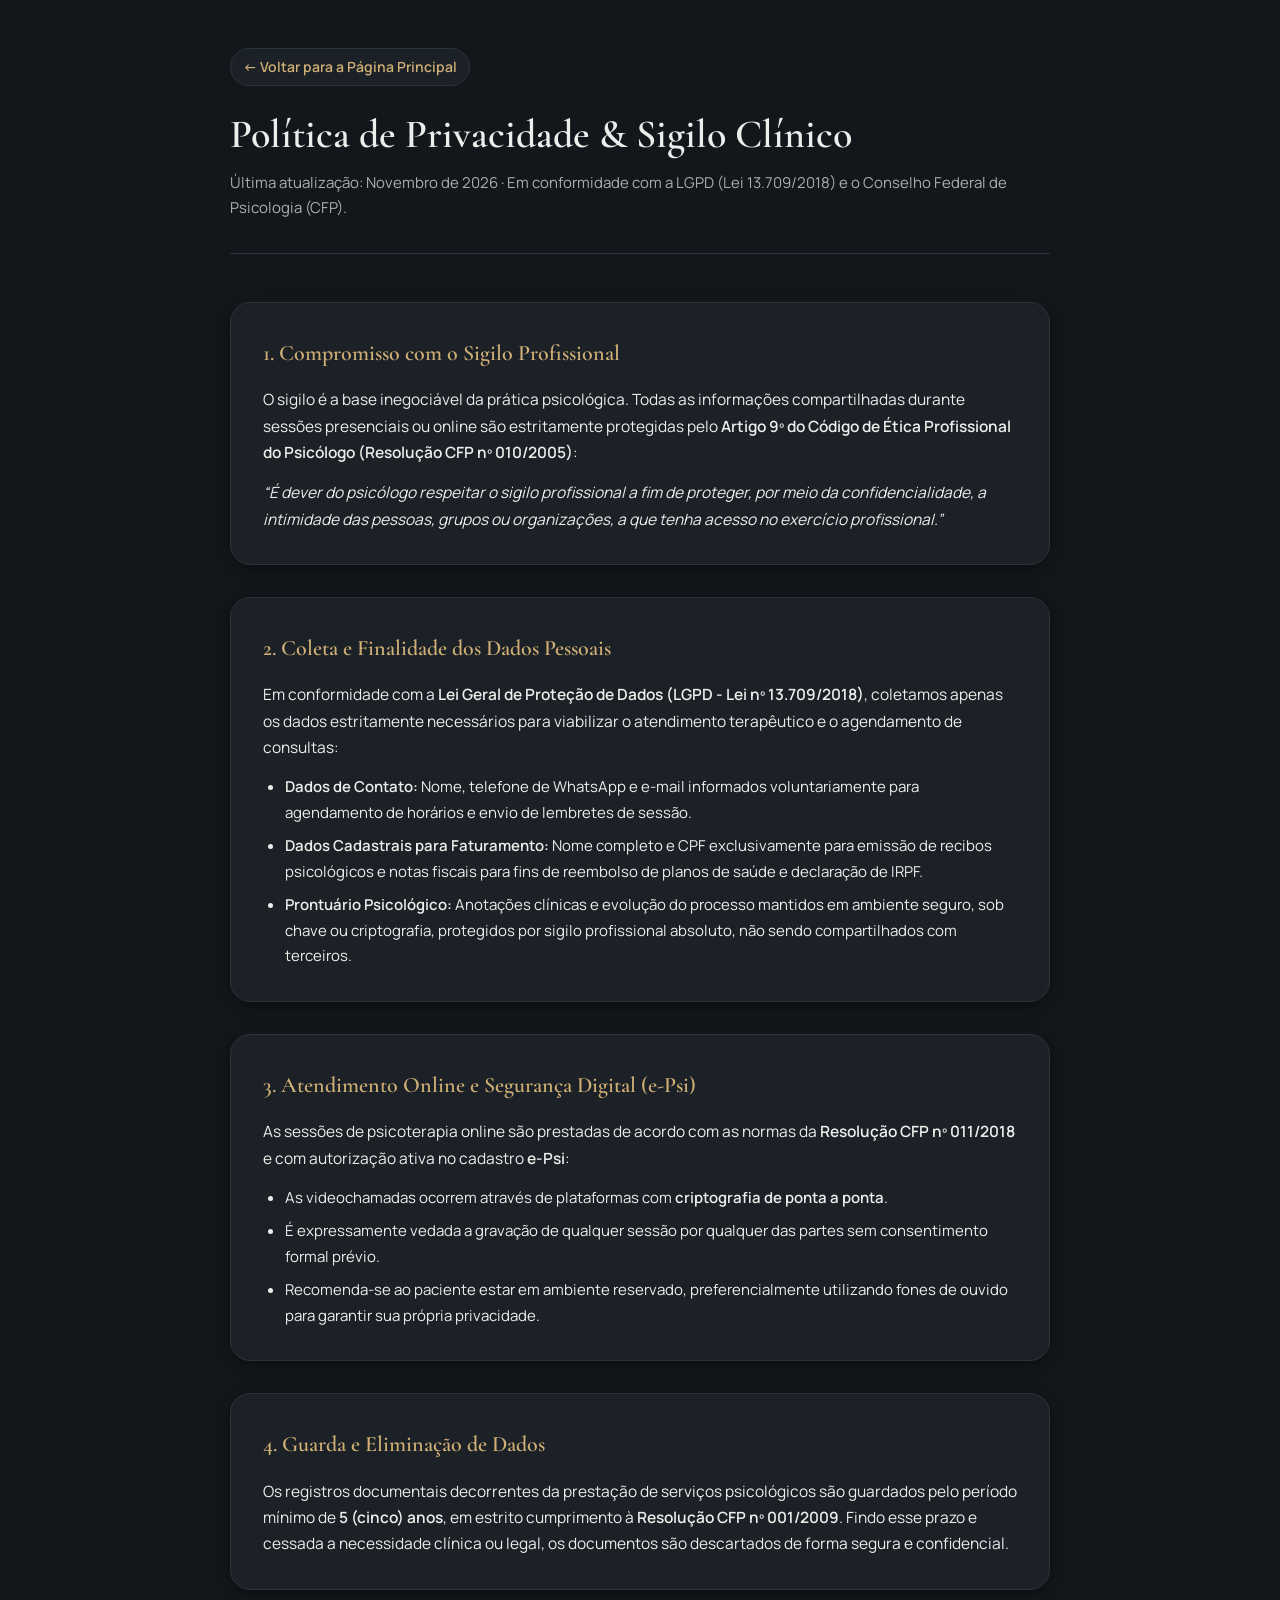
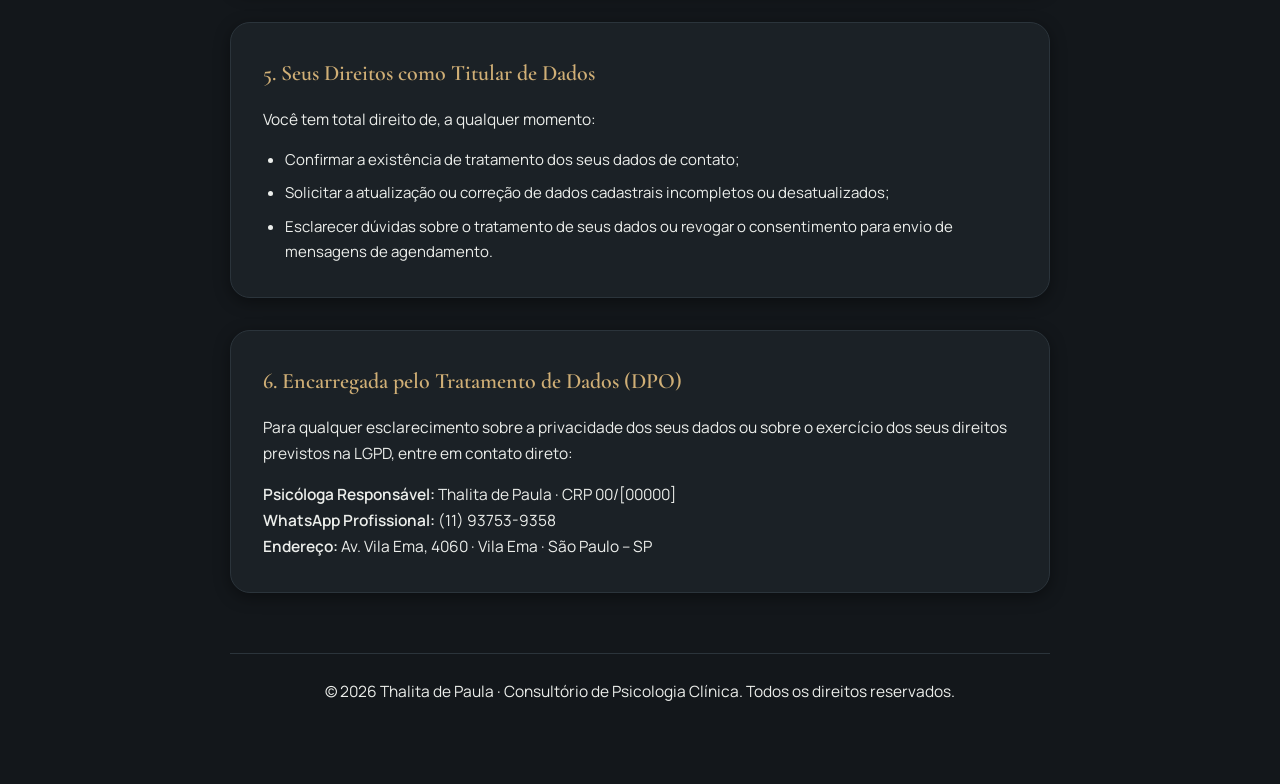
<file: privacidade.html>
<!doctype html>
<html lang="pt-BR">
<head>
<meta charset="utf-8">
<meta name="viewport" content="width=device-width, initial-scale=1, viewport-fit=cover">
<title>Política de Privacidade e Sigilo Ético | Thalita de Paula · CRP 00/[00000]</title>
<meta name="description" content="Política de privacidade, proteção de dados (LGPD) e diretrizes de sigilo profissional conforme o Conselho Federal de Psicologia (CFP).">
<link rel="icon" type="image/svg+xml" href="img/favicon.svg">

<!-- Fontes do Google para todos os 10 temas -->
<link rel="preconnect" href="https://fonts.googleapis.com">
<link rel="preconnect" href="https://fonts.gstatic.com" crossorigin>
<link rel="stylesheet" href="https://fonts.googleapis.com/css2?family=Cormorant+Garamond:wght@500;600&family=Manrope:wght@400;500;600&display=swap">



<style>
:root{
  --bg:#13171B; --surface:#1B2126; --soft:#222A30; --line:#2B343B;
  --text:#ECEEEB; --muted:#A7B0AD; --step-text:#B7BFBC;
  --accent:#D0AF76; --on-accent:#15130F;
  --shadow:rgba(0,0,0,.4);
  --font-display:'Cormorant Garamond', Georgia, serif; --font-body:'Manrope', system-ui, sans-serif;
  --display-weight:600; --ds:1.22; --tracking:0;
  --r-btn:999px; --r-card:20px;
  color-scheme:dark;
}

/* =========================================================
   ESTILOS DE LAYOUT E TIPOGRAFIA
   ========================================================= */
*,*::before,*::after{box-sizing:border-box;margin:0;padding:0}
body{
  background:var(--bg);color:var(--text);font-family:var(--font-body);
  line-height:1.7;padding:48px 24px 80px;
  transition:background-color .3s ease, color .3s ease;
}
.wrap{max-width:820px;margin:0 auto}
.header{
  margin-bottom:48px;padding-bottom:32px;border-bottom:1px solid var(--line);
}
.header-top{
  display:flex;align-items:center;justify-content:space-between;gap:16px;flex-wrap:wrap;
  margin-bottom:24px;
}
.back-link{
  display:inline-flex;align-items:center;gap:6px;color:var(--accent);
  text-decoration:none;font-weight:600;font-size:14px;
  padding:6px 12px;background:var(--surface);border:1px solid var(--line);
  border-radius:var(--r-btn, 999px);transition:all .2s ease;
}
.back-link:hover{transform:translateX(-3px);border-color:var(--accent)}

h1{
  font-family:var(--font-display);font-size:clamp(28px, 4vw, 40px);
  line-height:1.2;margin-bottom:12px;font-weight:var(--display-weight, 600);
  letter-spacing:var(--tracking, normal);
}
.subtitle{font-size:15px;color:var(--muted)}
.content{display:flex;flex-direction:column;gap:32px}
.block{
  background:var(--surface);padding:32px;border-radius:var(--r-card, 18px);
  border:1px solid var(--line);box-shadow:0 4px 16px var(--shadow, rgba(0,0,0,0.04));
  transition:all .3s ease;
}
h2{
  font-family:var(--font-display);font-size:22px;color:var(--accent);
  margin-bottom:14px;font-weight:var(--display-weight, 600);
}
p{font-size:15.5px;color:var(--text);margin-bottom:14px}
p:last-child{margin-bottom:0}
strong{color:var(--text);font-weight:600}
em{font-style:italic}
ul{padding-left:22px;display:flex;flex-direction:column;gap:8px;font-size:15px}
li{color:var(--text)}
.footer{
  margin-top:60px;padding-top:24px;border-top:1px solid var(--line);
  text-align:center;font-size:13.5px;color:var(--muted);
}
@media (max-width:600px){
  body{padding:32px 16px 60px}
  .block{padding:22px}
  .header-top{flex-direction:column;align-items:flex-start}
}
</style>
</head>
<body>

<div class="wrap">
  <header class="header">
    <div class="header-top">
      <a href="index.html" class="back-link">&larr; Voltar para a Página Principal</a>
    </div>
    <h1>Política de Privacidade &amp; Sigilo Clínico</h1>
    <p class="subtitle">Última atualização: Novembro de 2026 · Em conformidade com a LGPD (Lei 13.709/2018) e o Conselho Federal de Psicologia (CFP).</p>
  </header>

  <main class="content">
    <section class="block">
      <h2>1. Compromisso com o Sigilo Profissional</h2>
      <p>O sigilo é a base inegociável da prática psicológica. Todas as informações compartilhadas durante sessões presenciais ou online são estritamente protegidas pelo <strong>Artigo 9º do Código de Ética Profissional do Psicólogo (Resolução CFP nº 010/2005)</strong>:</p>
      <p><em>“É dever do psicólogo respeitar o sigilo profissional a fim de proteger, por meio da confidencialidade, a intimidade das pessoas, grupos ou organizações, a que tenha acesso no exercício profissional.”</em></p>
    </section>

    <section class="block">
      <h2>2. Coleta e Finalidade dos Dados Pessoais</h2>
      <p>Em conformidade com a <strong>Lei Geral de Proteção de Dados (LGPD - Lei nº 13.709/2018)</strong>, coletamos apenas os dados estritamente necessários para viabilizar o atendimento terapêutico e o agendamento de consultas:</p>
      <ul>
        <li><strong>Dados de Contato:</strong> Nome, telefone de WhatsApp e e-mail informados voluntariamente para agendamento de horários e envio de lembretes de sessão.</li>
        <li><strong>Dados Cadastrais para Faturamento:</strong> Nome completo e CPF exclusivamente para emissão de recibos psicológicos e notas fiscais para fins de reembolso de planos de saúde e declaração de IRPF.</li>
        <li><strong>Prontuário Psicológico:</strong> Anotações clínicas e evolução do processo mantidos em ambiente seguro, sob chave ou criptografia, protegidos por sigilo profissional absoluto, não sendo compartilhados com terceiros.</li>
      </ul>
    </section>

    <section class="block">
      <h2>3. Atendimento Online e Segurança Digital (e-Psi)</h2>
      <p>As sessões de psicoterapia online são prestadas de acordo com as normas da <strong>Resolução CFP nº 011/2018</strong> e com autorização ativa no cadastro <strong>e-Psi</strong>:</p>
      <ul>
        <li>As videochamadas ocorrem através de plataformas com <strong>criptografia de ponta a ponta</strong>.</li>
        <li>É expressamente vedada a gravação de qualquer sessão por qualquer das partes sem consentimento formal prévio.</li>
        <li>Recomenda-se ao paciente estar em ambiente reservado, preferencialmente utilizando fones de ouvido para garantir sua própria privacidade.</li>
      </ul>
    </section>

    <section class="block">
      <h2>4. Guarda e Eliminação de Dados</h2>
      <p>Os registros documentais decorrentes da prestação de serviços psicológicos são guardados pelo período mínimo de <strong>5 (cinco) anos</strong>, em estrito cumprimento à <strong>Resolução CFP nº 001/2009</strong>. Findo esse prazo e cessada a necessidade clínica ou legal, os documentos são descartados de forma segura e confidencial.</p>
    </section>

    <section class="block">
      <h2>5. Seus Direitos como Titular de Dados</h2>
      <p>Você tem total direito de, a qualquer momento:</p>
      <ul>
        <li>Confirmar a existência de tratamento dos seus dados de contato;</li>
        <li>Solicitar a atualização ou correção de dados cadastrais incompletos ou desatualizados;</li>
        <li>Esclarecer dúvidas sobre o tratamento de seus dados ou revogar o consentimento para envio de mensagens de agendamento.</li>
      </ul>
    </section>

    <section class="block">
      <h2>6. Encarregada pelo Tratamento de Dados (DPO)</h2>
      <p>Para qualquer esclarecimento sobre a privacidade dos seus dados ou sobre o exercício dos seus direitos previstos na LGPD, entre em contato direto:</p>
      <p><strong>Psicóloga Responsável:</strong> Thalita de Paula · CRP 00/[00000]<br>
      <strong>WhatsApp Profissional:</strong> (11) 93753-9358<br>
      <strong>Endereço:</strong> Av. Vila Ema, 4060 · Vila Ema · São Paulo – SP</p>
    </section>
  </main>

  <footer class="footer">
    <p>© 2026 Thalita de Paula · Consultório de Psicologia Clínica. Todos os direitos reservados.</p>
  </footer>
</div>

</body>
</html>
</file>
